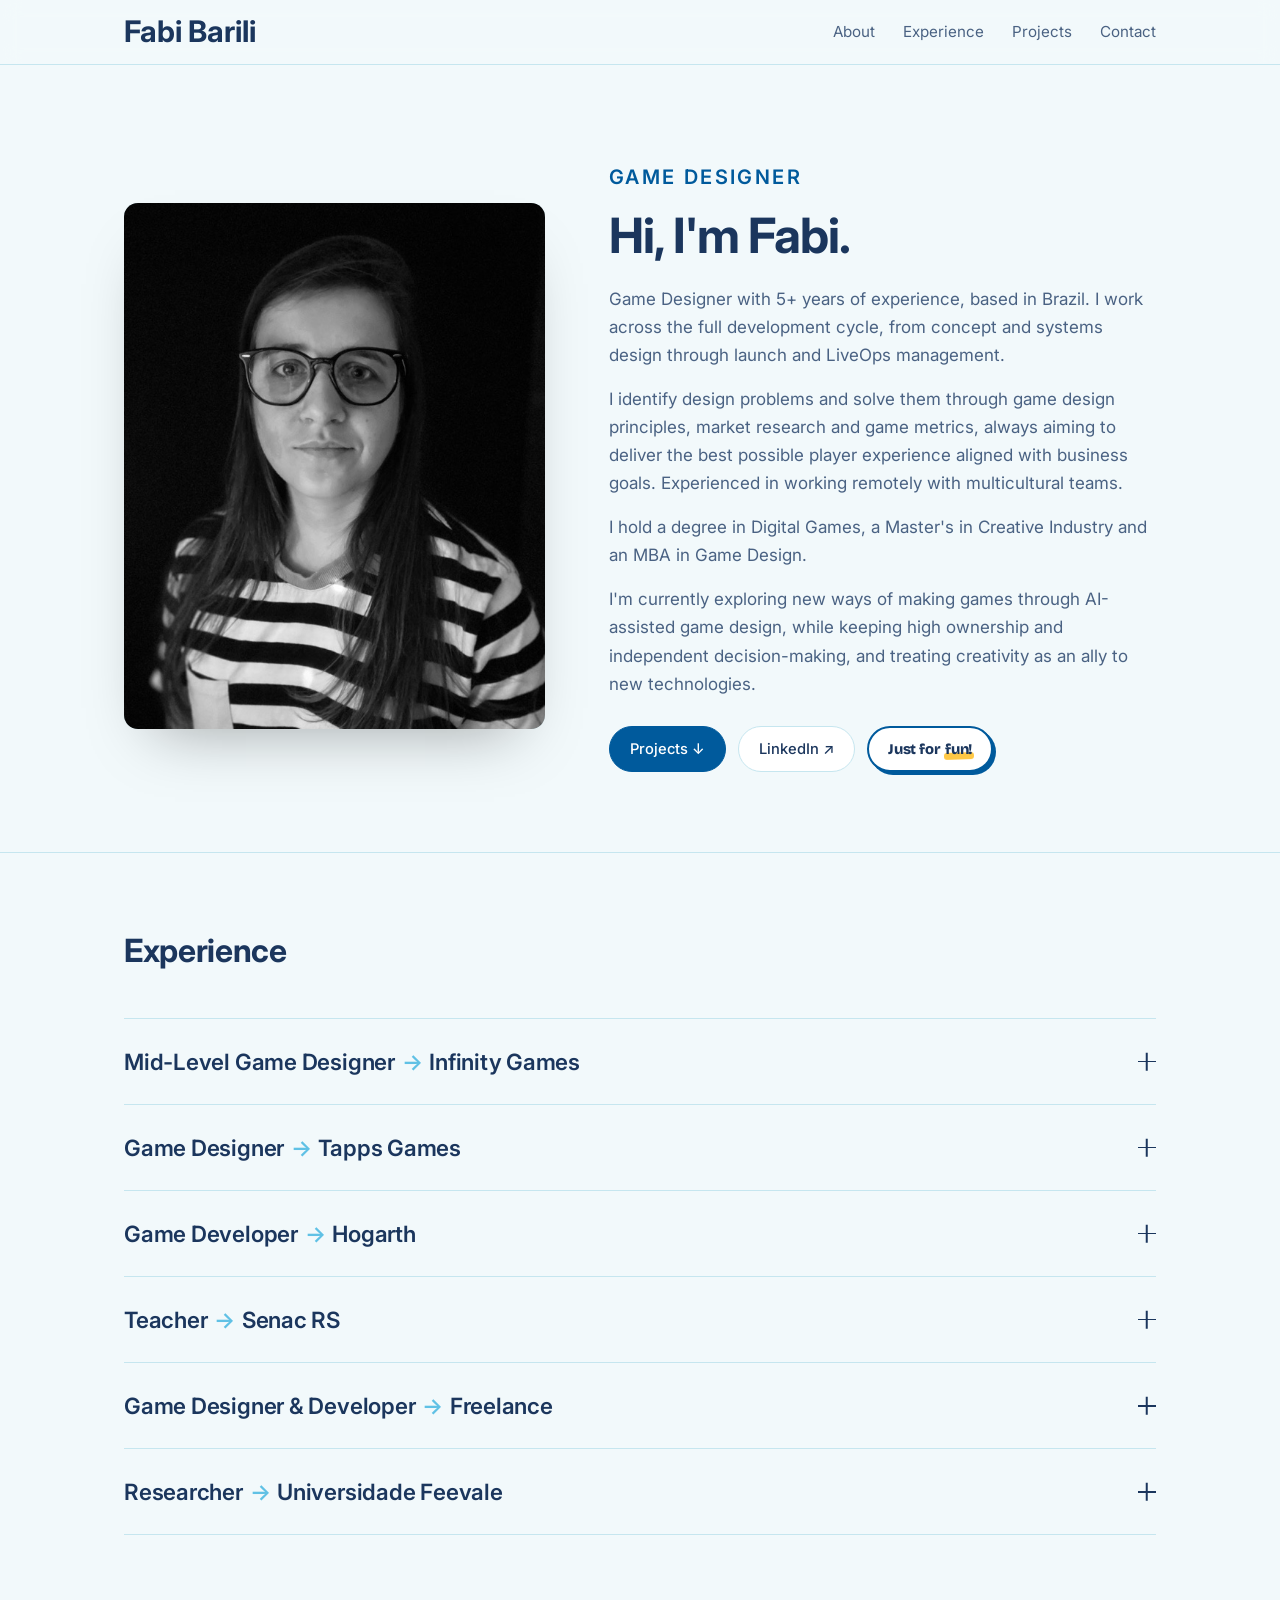
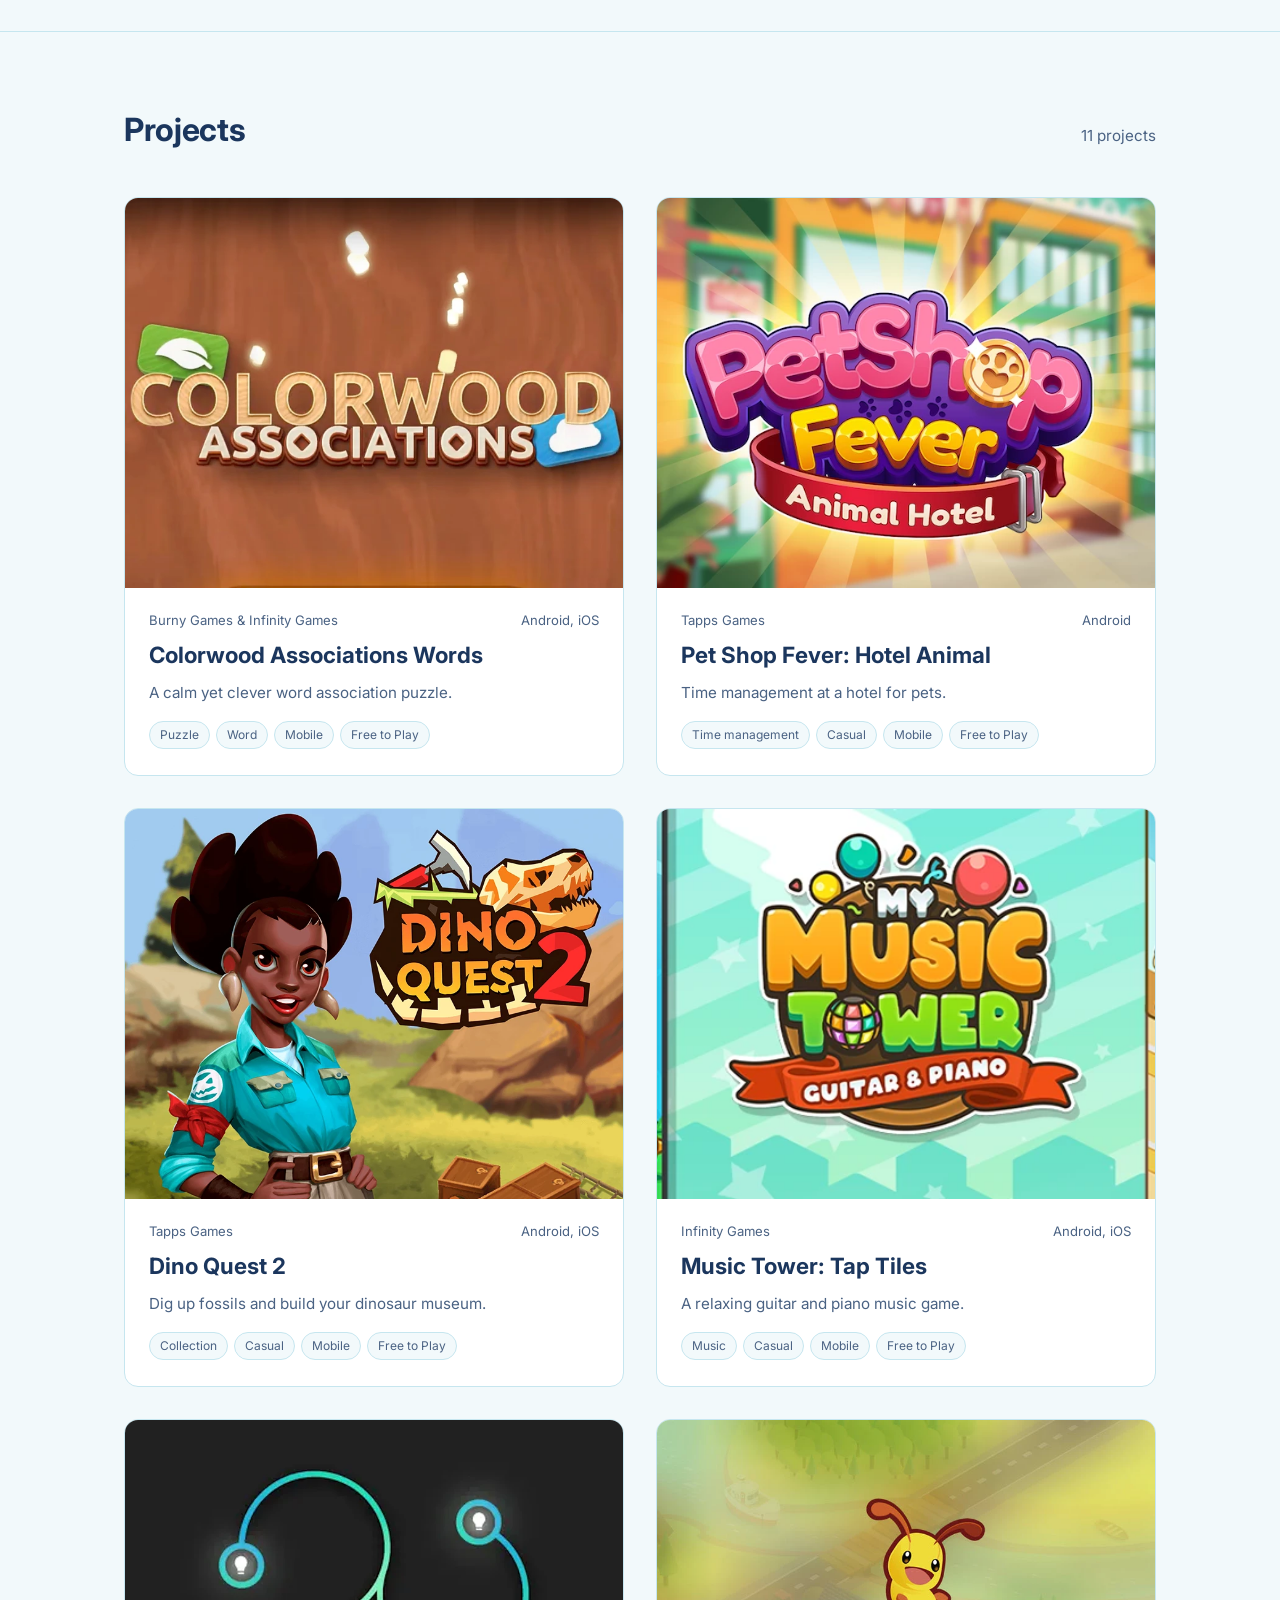
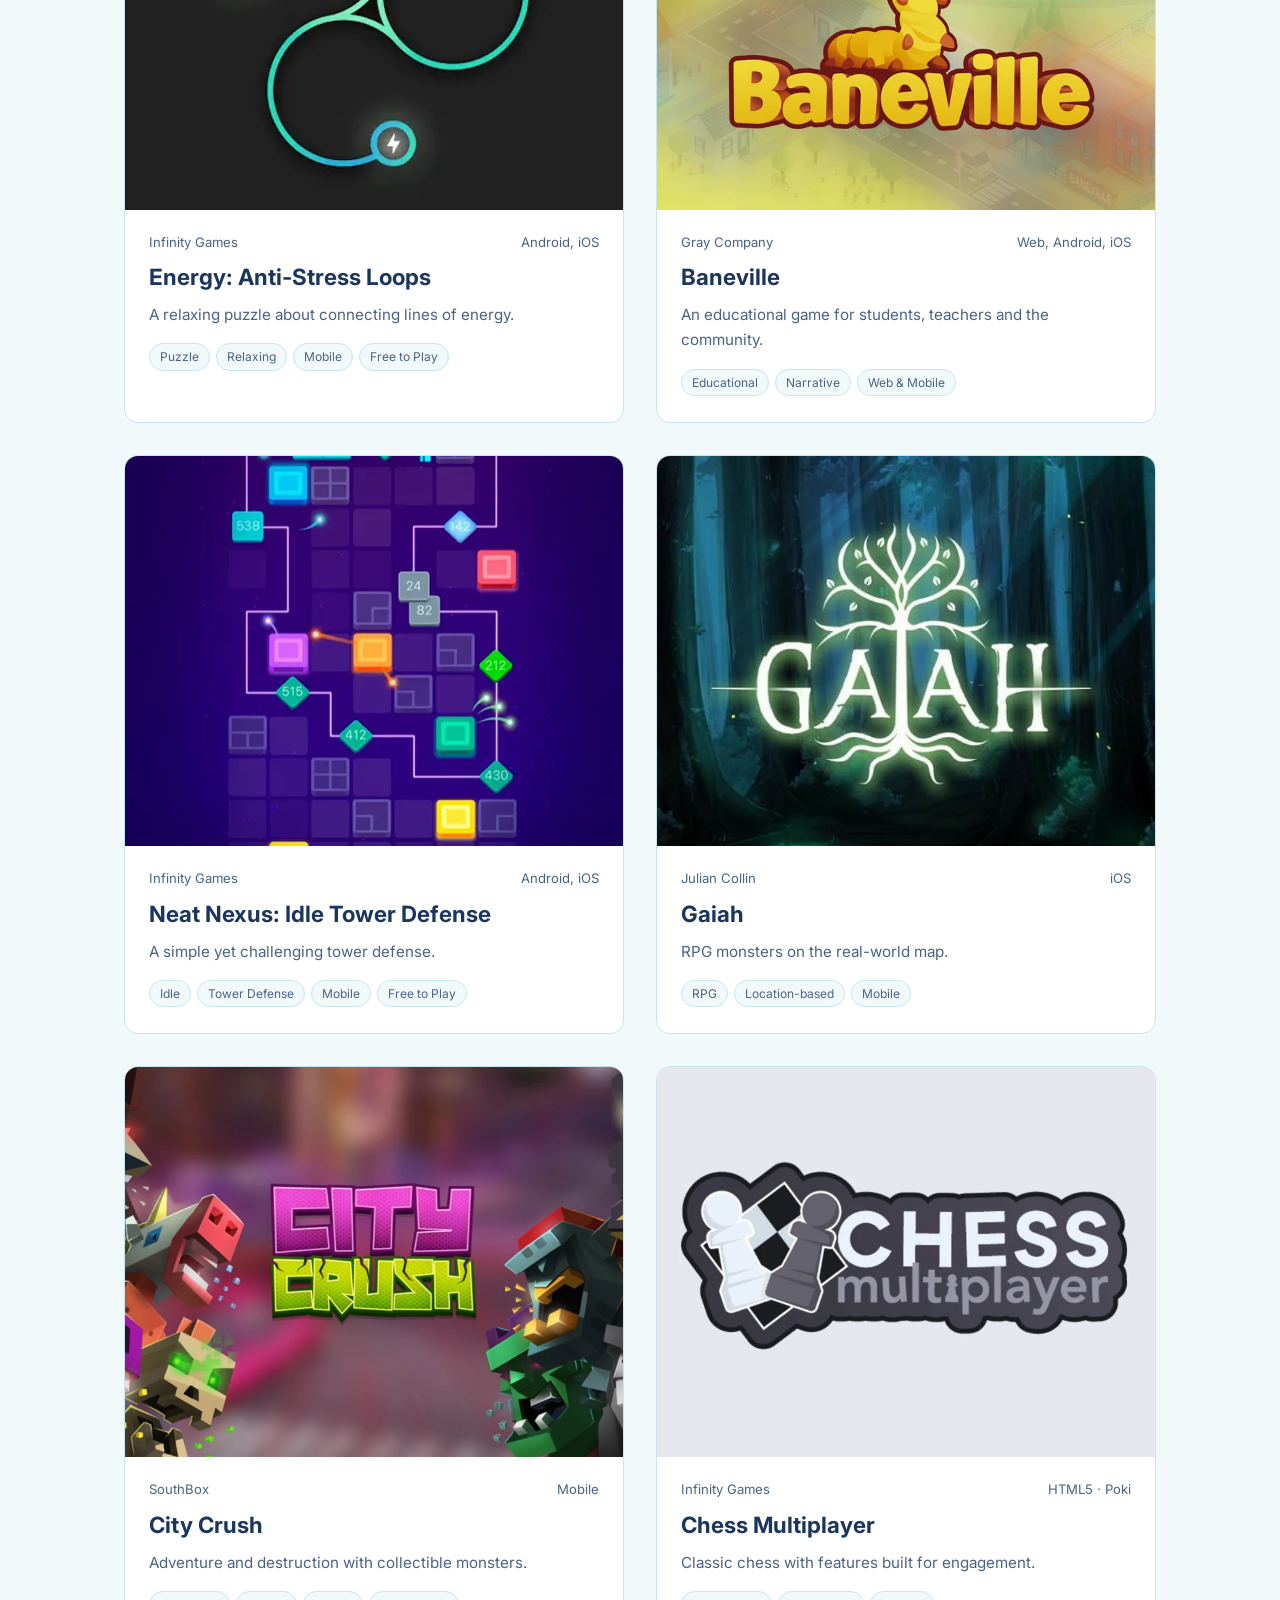
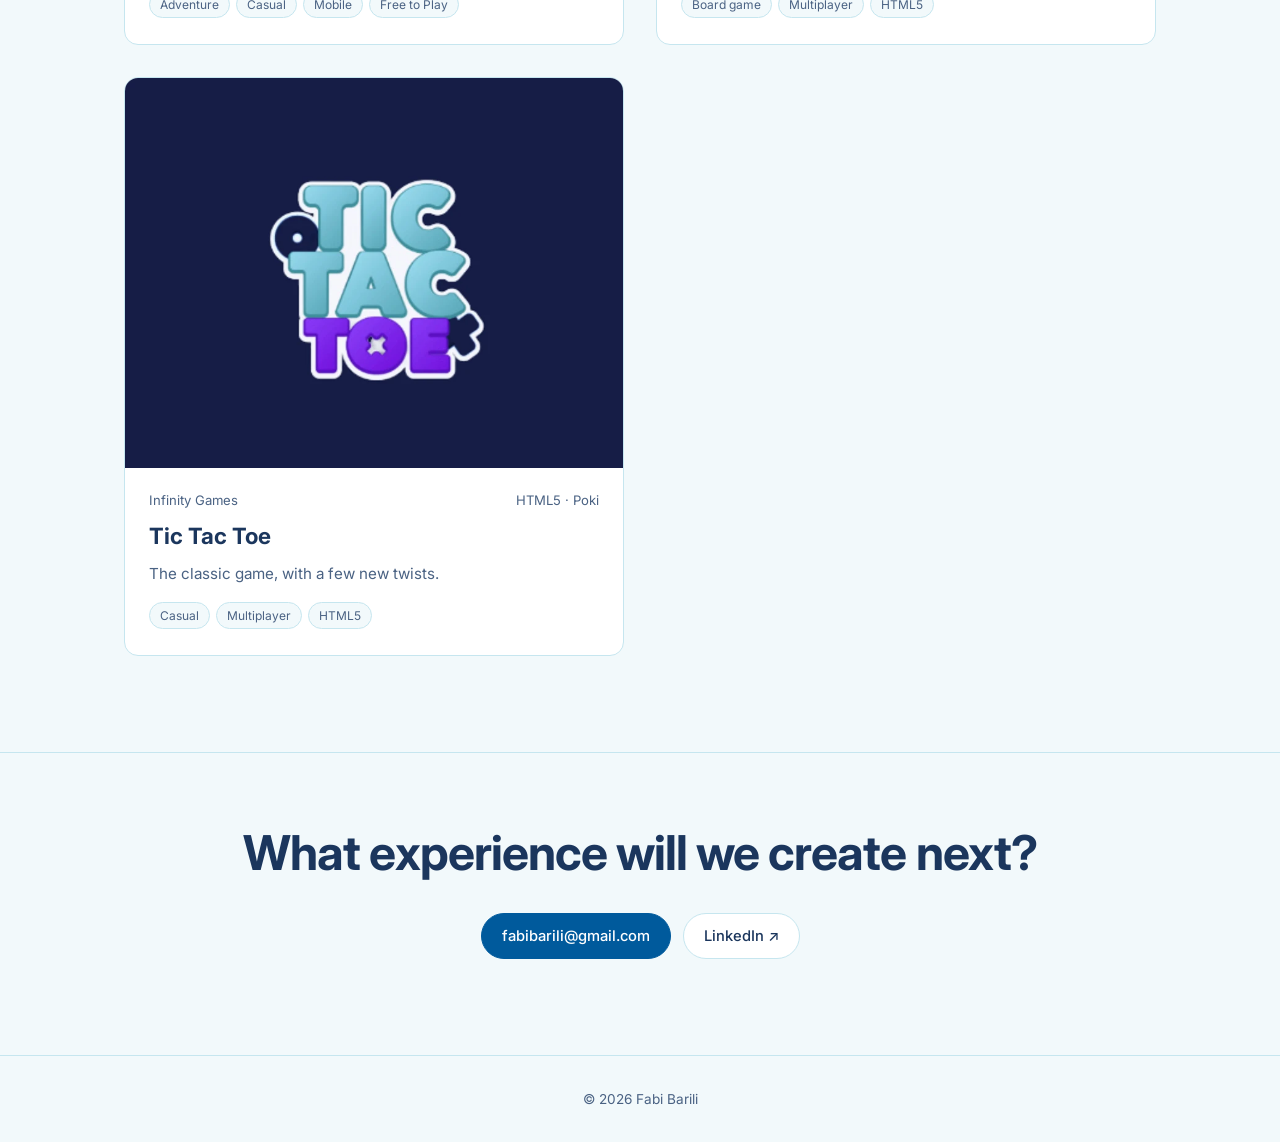
<file: index.html>
<!doctype html>
<html lang="en">
<head>
  <meta charset="utf-8" />
  <meta name="viewport" content="width=device-width, initial-scale=1" />
  <link rel="icon" href="data:image/svg+xml,<svg xmlns=%22http://www.w3.org/2000/svg%22 viewBox=%220 0 100 100%22><text y=%22.9em%22 font-size=%2290%22>👩‍💻</text></svg>" />
  <title>Fabi Barili - Game Designer</title>
  <script src="/js/analytics.js" async></script>
  <meta name="description" content="Fabi Barili is a remote Mid-Level Game Designer with 5+ years in mobile games and free-to-play (F2P): systems design, economy, LiveOps, level design and game metrics. Portfolio of casual, puzzle and idle games." />
  <meta name="keywords" content="game design, game designer, mobile, mobile games, games, game, design, remote work, remote game designer, free to play, freetoplay, f2p, f2p games, casual games, hypercasual, puzzle games, idle games, mobile game designer, systems design, game economy, monetization, LiveOps, level design, game balancing, game metrics, KPIs, player experience, UX, game analytics, Unity, AI-assisted game design, game design portfolio, game designer portfolio, Brazil, Fabi Barili, Fabiane Barili, designer de jogos, jogos mobile, jogos digitais, trabalho remoto" />
  <meta name="author" content="Fabi Barili" />
  <meta name="robots" content="index, follow" />
  <link rel="canonical" href="https://fabibarili.com/" />

  <!-- Open Graph / redes sociais -->
  <meta property="og:type" content="website" />
  <meta property="og:site_name" content="Fabi Barili - Game Designer" />
  <meta property="og:title" content="Fabi Barili - Game Designer" />
  <meta property="og:description" content="Remote Game Designer with 5+ years in mobile and free-to-play (F2P) games: systems design, economy, LiveOps and game metrics." />
  <meta property="og:url" content="https://fabibarili.com/" />
  <meta property="og:image" content="https://fabibarili.com/assets/foto.jpg" />
  <meta property="og:locale" content="en_US" />
  <meta property="og:locale:alternate" content="pt_BR" />
  <meta name="twitter:card" content="summary_large_image" />
  <meta name="twitter:title" content="Fabi Barili - Game Designer" />
  <meta name="twitter:description" content="Remote Game Designer with 5+ years in mobile and free-to-play (F2P) games: systems design, economy, LiveOps and game metrics." />
  <meta name="twitter:image" content="https://fabibarili.com/assets/foto.jpg" />

  <!-- Dados estruturados (Google) -->
  <script type="application/ld+json">
  {
    "@context": "https://schema.org",
    "@type": "ProfilePage",
    "url": "https://fabibarili.com/",
    "name": "Fabi Barili - Game Designer",
    "mainEntity": {
      "@type": "Person",
      "name": "Fabi Barili",
      "alternateName": "Fabiane Barili",
      "jobTitle": "Mid-Level Game Designer",
      "image": "https://fabibarili.com/assets/foto.jpg",
      "url": "https://fabibarili.com/",
      "sameAs": ["https://www.linkedin.com/in/fabibarili/", "https://www.behance.net/fabibarili"],
      "address": { "@type": "PostalAddress", "addressCountry": "BR" },
      "knowsAbout": ["Game Design", "Mobile Games", "Free-to-Play (F2P)", "Systems Design", "Game Economy", "Monetization", "LiveOps", "Level Design", "Game Metrics", "Player Experience", "Unity", "AI-assisted Game Design", "Remote Work"],
      "worksFor": { "@type": "Organization", "name": "Infinity Games" }
    }
  }
  </script>
  <link rel="preconnect" href="https://fonts.googleapis.com" />
  <link rel="preconnect" href="https://fonts.gstatic.com" crossorigin />
  <link href="https://fonts.googleapis.com/css2?family=Inter:wght@400;500;600;700&family=Bricolage+Grotesque:opsz,wght@12..96,800&display=swap" rel="stylesheet" />
  <link rel="stylesheet" href="css/style.css?v=9" />
</head>
<body>
  <header class="site-header">
    <div class="container">
      <a href="index.html" class="logo" data-name></a>
      <div class="header-right">
        <nav class="nav">
          <a href="#sobre" data-i18n="navAbout">About</a>
          <a href="#experiencia" data-i18n="navExperience">Experience</a>
          <a href="#projetos" data-i18n="navGames">Projects</a>
          <a href="#contato" data-i18n="navContact">Contact</a>
          <a href="fun.html" class="nav-fun" data-i18n="navFun" hidden>Just for fun!</a>
        </nav>
        <!-- Só no celular: aparece aqui quando o botão do topo sai da tela -->
        <a href="fun.html" class="btn btn-fun header-fun">Just for <span class="hl">fun!</span></a>
        <div class="lang-switch" role="group" aria-label="Idioma / Language">
          <button type="button" data-lang="en" aria-pressed="true">EN</button>
          <button type="button" data-lang="pt" aria-pressed="false">PT</button>
        </div>
      </div>
    </div>
  </header>

  <main>
    <section class="hero" id="sobre">
      <div class="container">
        <div class="photo reveal">
          <img id="photo" alt="Foto" />
        </div>
        <div class="reveal">
          <span class="eyebrow" data-role></span>
          <h1><span data-i18n="hello">Hi, I'm</span> <span data-short-name></span>.</h1>
          <div id="bio"></div>
          <div class="hero-links">
            <a href="#projetos" class="btn primary" data-i18n="seeGames">Projects ↓</a>
            <span id="hero-links" style="display:contents"></span>
            <a href="fun.html" class="btn btn-fun">Just for <span class="hl">fun!</span></a>
            <!-- CV desativado por enquanto:
            <a id="cv" class="btn" download="Fabi-Barili-CV.pdf" data-i18n="downloadCv">Download CV ↓</a>
            -->
          </div>
        </div>
      </div>
    </section>

    <section class="section" id="experiencia">
      <div class="container">
        <div class="section-head">
          <h2 data-i18n="experience">Experience</h2>
        </div>
        <ol class="exp-accordion" id="experience"></ol>
      </div>
    </section>

    <section class="section" id="projetos">
      <div class="container">
        <div class="section-head">
          <h2 data-i18n="games">Projects</h2>
          <span id="games-count"></span>
        </div>
        <div class="games" id="games"></div>
      </div>
    </section>

    <section class="section contact" id="contato">
      <div class="container">
        <h2 class="contact-title" data-i18n="contactTitle">What experience will we create next?</h2>
        <div class="hero-links">
          <a id="email" class="btn primary"></a>
          <span id="contact-links" style="display:contents"></span>
        </div>
      </div>
    </section>
  </main>

  <footer class="site-footer">
    <div class="container">© <span id="year"></span> <span data-name></span></div>
  </footer>

  <script src="js/games.js"></script>
  <script src="js/main.js?v=7"></script>
</body>
</html>
</file>
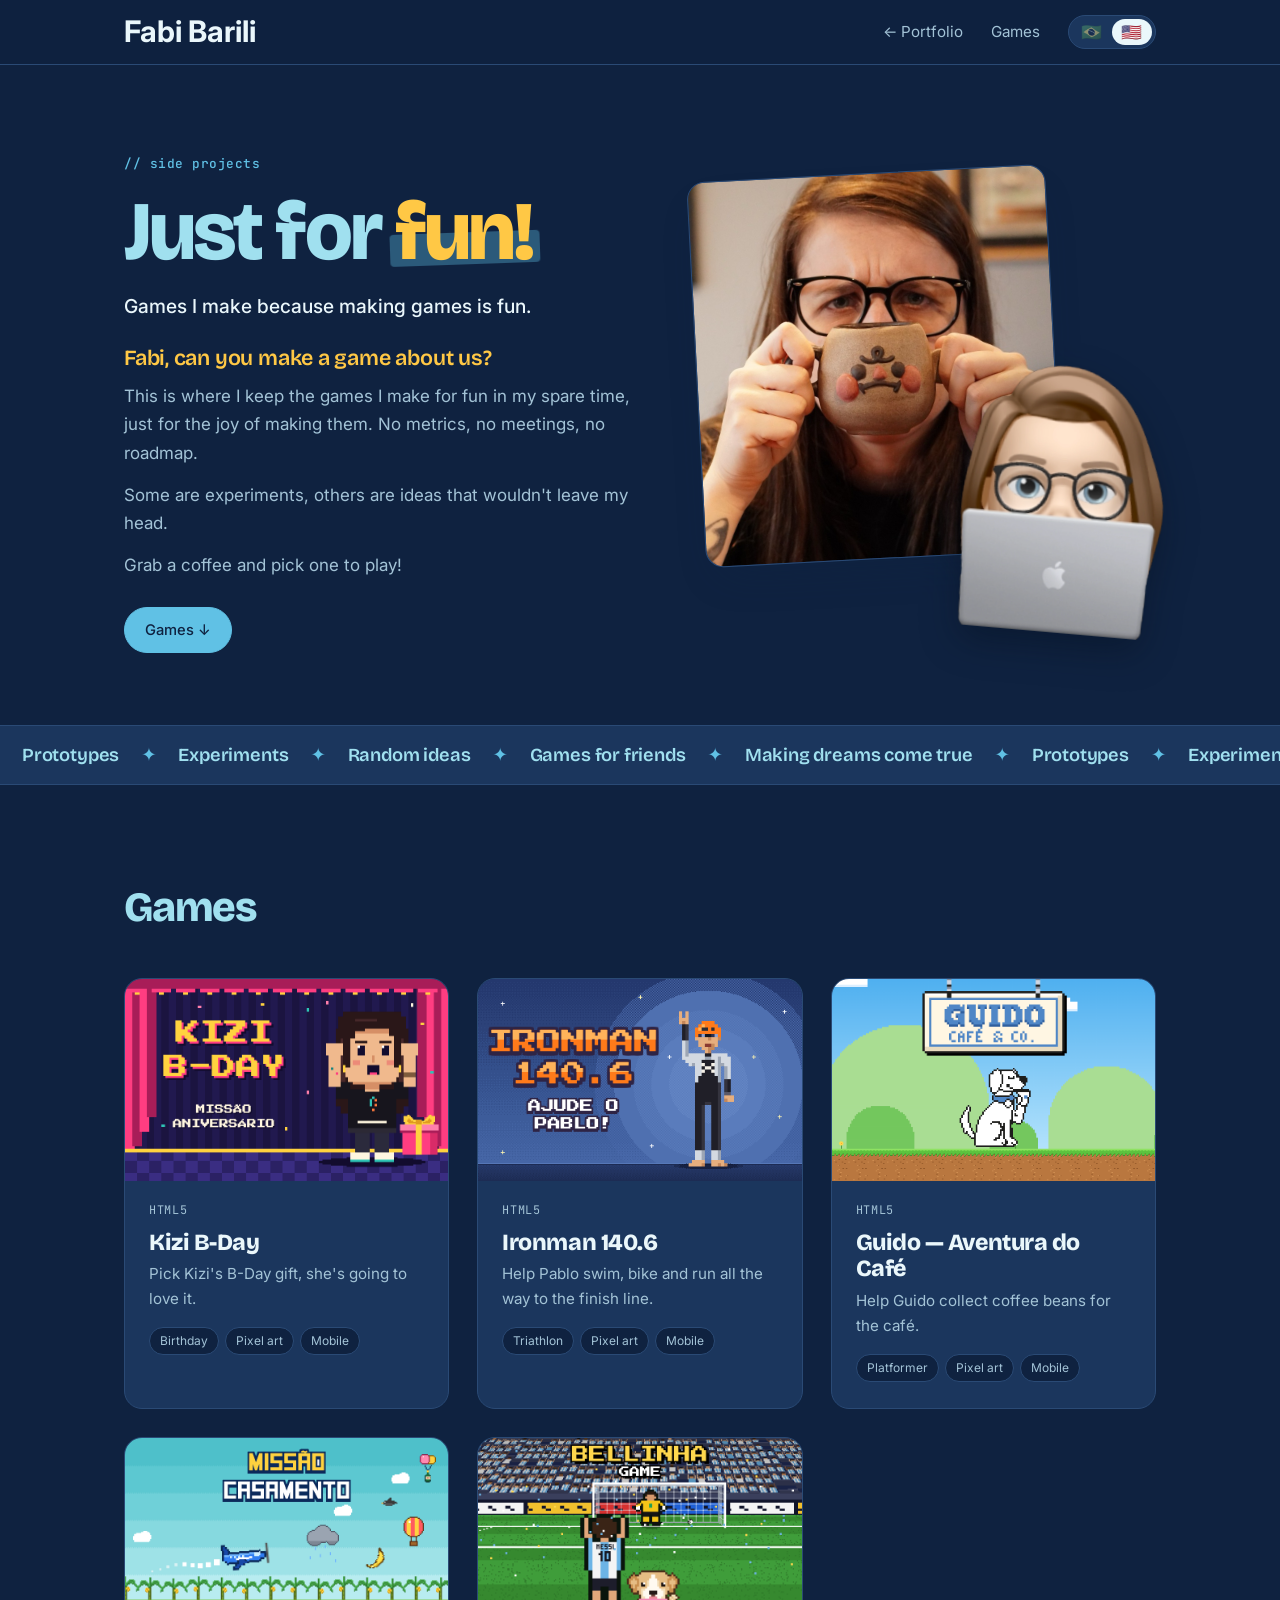
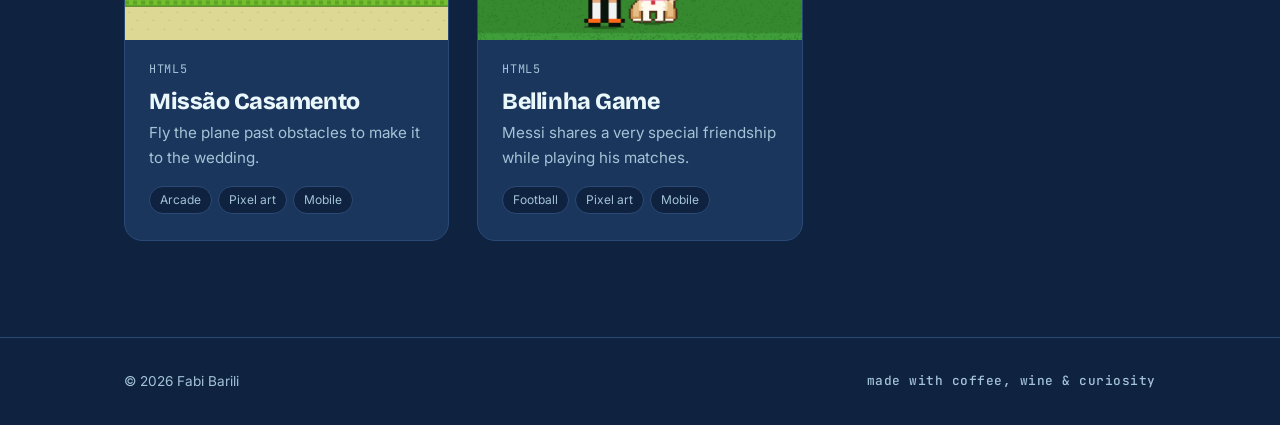
<file: fun.html>
<!doctype html>
<html lang="en">
<head>
  <meta charset="utf-8" />
  <meta name="viewport" content="width=device-width, initial-scale=1" />
  <link rel="icon" href="data:image/svg+xml,<svg xmlns=%22http://www.w3.org/2000/svg%22 viewBox=%220 0 100 100%22><text y=%22.9em%22 font-size=%2290%22>🎮</text></svg>" />
  <title>Just for fun! - Fabi Barili</title>
  <script src="/js/analytics.js" async></script>
  <meta name="description" content="Games Fabi Barili makes for fun as a hobby: small experiments, game jams and side projects you can play right in the browser." />
  <meta name="author" content="Fabi Barili" />
  <meta name="robots" content="index, follow" />
  <link rel="canonical" href="https://fabibarili.com/fun.html" />
  <meta property="og:type" content="website" />
  <meta property="og:site_name" content="Fabi Barili - Game Designer" />
  <meta property="og:title" content="Just for fun! - Fabi Barili" />
  <meta property="og:description" content="Games I make for fun as a hobby. Pick one and play!" />
  <meta property="og:url" content="https://fabibarili.com/fun.html" />
  <meta property="og:image" content="https://fabibarili.com/assets/foto.jpg" />
  <link rel="preconnect" href="https://fonts.googleapis.com" />
  <link rel="preconnect" href="https://fonts.gstatic.com" crossorigin />
  <link href="https://fonts.googleapis.com/css2?family=Inter:wght@400;500;600;700&family=Bricolage+Grotesque:opsz,wght@12..96,600;12..96,800&family=JetBrains+Mono:wght@500&display=swap" rel="stylesheet" />
  <link rel="stylesheet" href="css/style.css?v=2" />
  <link rel="stylesheet" href="css/fun.css?v=10" />
</head>
<body class="fun-page fun-inverted">
  <header class="site-header">
    <div class="container">
      <a href="index.html" class="logo">Fabi Barili</a>
      <div class="header-right">
        <nav class="nav">
          <a href="index.html" data-i18n="navPortfolio">← Portfolio</a>
          <a href="#jogos" data-i18n="navGames">Games</a>
        </nav>
        <div class="lang-switch" role="group" aria-label="Idioma / Language">
          <button type="button" data-lang="pt" aria-pressed="false" aria-label="Português" title="Português"><span aria-hidden="true">🇧🇷</span></button>
          <button type="button" data-lang="en" aria-pressed="true" aria-label="English" title="English"><span aria-hidden="true">🇺🇸</span></button>
        </div>
      </div>
    </div>
  </header>

  <main>
    <section class="fun-hero">
      <div class="container">
        <div class="fun-intro">
          <span class="mono-label" data-i18n="label">// side projects</span>
          <h1 class="fun-title">Just for <span class="hl">fun!</span></h1>
          <p class="fun-lead" data-i18n="subtitle">Games I make because making games is fun.</p>
          <div class="fun-text" id="intro"></div>
          <a href="#jogos" class="btn primary" data-i18n="cta">Games ↓</a>
        </div>
        <div class="collage" id="photos"></div>
      </div>
    </section>

    <div class="ticker" aria-hidden="true">
      <div class="ticker-track" id="ticker"></div>
    </div>

    <section class="fun-section" id="jogos">
      <div class="container">
        <div class="fun-head">
          <h2 data-i18n="gamesTitle">Games</h2>
        </div>
        <div class="fun-games" id="games"></div>
      </div>
    </section>
  </main>

  <footer class="site-footer">
    <div class="container fun-footer">
      <span>© <span id="year"></span> Fabi Barili</span>
      <span class="mono-label" data-i18n="footer">made with coffee, wine &amp; curiosity</span>
    </div>
  </footer>

  <script src="js/fun-data.js?v=14"></script>
  <script src="js/fun.js?v=13"></script>
</body>
</html>
</file>
<file: css/style.css>
:root {
  /* Paleta: colorhunt.co/palette/1b365d005a9c60c1e5a0e0ef
     #1B365D títulos/texto · #005A9C destaque · #60C1E5 detalhes · #A0E0EF tons claros */
  --bg: #f2f9fb;
  --surface: #ffffff;
  --text: #1b365d;
  --muted: #4a6283;
  --line: #c6e6ef;
  --heading: #1b365d;
  --accent: #005a9c;       /* botão principal, play, foco, textos de destaque */
  --accent-soft: #60c1e5;  /* marcadores e setas */
  --on-accent: #ffffff;
  --radius: 14px;
  --max: 1080px;
  --font: "Inter", system-ui, -apple-system, "Segoe UI", sans-serif;
}

@media (prefers-color-scheme: dark) {
  :root {
    --bg: #0f2240;
    --surface: #1b365d;
    --text: #eaf7fb;
    --muted: #a3c3d6;
    --line: #2a4a75;
    --heading: #a0e0ef;
    --accent: #60c1e5;
    --accent-soft: #60c1e5;
    --on-accent: #0f2240;
  }
}

* { box-sizing: border-box; margin: 0; padding: 0; }

html { scroll-behavior: smooth; }

body {
  background: var(--bg);
  color: var(--text);
  font-family: var(--font);
  font-size: 17px;
  line-height: 1.65;
  -webkit-font-smoothing: antialiased;
}

[hidden] { display: none !important; }
img { max-width: 100%; display: block; }
a { color: inherit; }

.container {
  max-width: var(--max);
  margin: 0 auto;
  padding: 0 24px;
}

/* ---------- Header ---------- */
.site-header {
  position: sticky;
  top: 0;
  z-index: 10;
  background: color-mix(in srgb, var(--bg) 85%, transparent);
  backdrop-filter: blur(10px);
  border-bottom: 1px solid var(--line);
}
.site-header .container {
  display: flex;
  align-items: center;
  justify-content: space-between;
  height: 64px;
}
.logo {
  font-weight: 700;
  font-size: 1.86rem;
  text-decoration: none;
}
.nav { display: flex; gap: 28px; }
.nav a {
  text-decoration: none;
  color: var(--muted);
  font-size: 0.95rem;
  transition: color 0.2s;
}
.nav a:hover { color: var(--text); }

/* ---------- Hero / Bio ---------- */
.hero {
  padding: 96px 0 80px;
}
.hero .container {
  display: grid;
  grid-template-columns: 1fr 1.3fr;
  gap: 64px;
  align-items: center;
}
.eyebrow {
  display: inline-block;
  font-size: 1.248rem;
  font-weight: 600;
  letter-spacing: 0.12em;
  text-transform: uppercase;
  color: var(--accent);
  margin-bottom: 16px;
}
.hero h1 {
  font-size: clamp(1.92rem, 4vw, 3.04rem);
  line-height: 1.05;
  letter-spacing: -0.02em;
  margin-bottom: 24px;
}
.hero p { color: var(--muted); margin-bottom: 16px; max-width: 54ch; }
.hero-links {
  display: flex;
  flex-wrap: wrap;
  gap: 12px;
  margin-top: 28px;
}
.btn {
  display: inline-flex;
  align-items: center;
  gap: 8px;
  padding: 10px 20px;
  border-radius: 999px;
  border: 1px solid var(--line);
  background: var(--surface);
  text-decoration: none;
  font-size: 0.92rem;
  font-weight: 500;
  transition: transform 0.15s, border-color 0.2s;
}
.btn:hover { transform: translateY(-2px); border-color: var(--text); }
.btn.primary {
  background: var(--accent);
  color: var(--on-accent);
  border-color: var(--accent);
}

.photo {
  aspect-ratio: 4 / 5;
  border-radius: var(--radius);
  overflow: hidden;
  background: var(--line);
  box-shadow: 0 30px 60px -30px rgba(0, 0, 0, 0.35);
}
.photo img { width: 100%; height: 100%; object-fit: cover; }

/* ---------- Games grid ---------- */
.section { padding: 72px 0 96px; border-top: 1px solid var(--line); }
.section-head {
  display: flex;
  align-items: baseline;
  justify-content: space-between;
  margin-bottom: 40px;
}
.section-head h2 {
  font-size: 2rem;
  letter-spacing: -0.01em;
}
.section-head span { color: var(--muted); font-size: 0.95rem; }

.games {
  display: grid;
  grid-template-columns: repeat(2, 1fr);
  gap: 32px;
}
.card {
  display: block;
  text-decoration: none;
  border-radius: var(--radius);
  background: var(--surface);
  border: 1px solid var(--line);
  overflow: hidden;
  transition: transform 0.25s ease, box-shadow 0.25s ease;
}
.card:hover {
  transform: translateY(-6px);
  box-shadow: 0 24px 48px -24px rgba(0, 0, 0, 0.3);
}
.cover {
  aspect-ratio: 808 / 632;
  overflow: hidden;
  position: relative;
}
.cover img {
  width: 100%;
  height: 100%;
  object-fit: cover;
  transition: transform 0.5s ease;
}
.card:hover .cover img { transform: scale(1.05); }
.card-body { padding: 22px 24px 26px; }
.card-meta {
  display: flex;
  justify-content: space-between;
  font-size: 0.82rem;
  color: var(--muted);
  margin-bottom: 6px;
}
.card h3 {
  font-size: 1.4rem;
  margin-bottom: 6px;
}
.card p { color: var(--muted); font-size: 0.95rem; }
.tags { display: flex; flex-wrap: wrap; gap: 6px; margin-top: 16px; }
.tag {
  font-size: 0.75rem;
  padding: 3px 10px;
  border-radius: 999px;
  background: var(--bg);
  border: 1px solid var(--line);
  color: var(--muted);
}

/* ---------- Contact / Footer ---------- */
.contact { text-align: center; }
.contact-title {
  font-size: clamp(2rem, 4.5vw, 3rem);
  line-height: 1.15;
  letter-spacing: -0.02em;
  margin-bottom: 32px;
}
.contact p { color: var(--muted); margin-bottom: 28px; }
.contact .hero-links { justify-content: center; }

.site-footer {
  padding: 32px 0;
  border-top: 1px solid var(--line);
  color: var(--muted);
  font-size: 0.85rem;
  text-align: center;
}

/* ---------- Game page ---------- */
.back {
  display: inline-flex;
  align-items: center;
  gap: 6px;
  margin: 40px 0 24px;
  color: var(--muted);
  text-decoration: none;
  font-size: 0.92rem;
}
.back:hover { color: var(--text); }

/* Banner padrão de todos os projetos: formato largo (1272 × 448).
   A imagem preenche o quadro; use heroPosition no games.js para escolher o recorte. */
.game-hero {
  border-radius: var(--radius);
  overflow: hidden;
  aspect-ratio: 1272 / 448;
  width: 100%;
  margin-bottom: 48px;
}
.game-hero img { width: 100%; height: 100%; object-fit: cover; }

.game-layout {
  display: grid;
  grid-template-columns: 1fr 280px;
  gap: 64px;
  padding-bottom: 96px;
}
.game-title {
  font-size: clamp(2.2rem, 5vw, 3.4rem);
  line-height: 1.05;
  letter-spacing: -0.02em;
  margin-bottom: 12px;
}
.game-tagline {
  font-size: 1.15rem;
  color: var(--muted);
  margin-bottom: 40px;
}
.game-section { margin-bottom: 36px; }
/* Mesmo tamanho de texto para parágrafos e listas da página do projeto */
.game-section h2 {
  font-size: 1.25rem;
  line-height: 1.3;
  margin-bottom: 12px;
}
.game-section p,
.game-section ul {
  color: var(--muted);
  font-size: 1rem;
  line-height: 1.65;
}

.facts {
  position: sticky;
  top: 96px;
  align-self: start;
  border: 1px solid var(--line);
  border-radius: var(--radius);
  background: var(--surface);
  padding: 24px;
}
.facts dl { display: grid; gap: 16px; }
.facts dt {
  font-size: 0.75rem;
  text-transform: uppercase;
  letter-spacing: 0.1em;
  color: var(--muted);
}
.facts dd { font-weight: 500; font-size: 0.95rem; line-height: 1.5; }

/* Selos das lojas */
/* Os selos não esticam: ficam com a largura do maior deles */
.store-links { display: grid; grid-template-columns: max-content; justify-content: start; gap: 10px; margin-top: 24px; }
.store-links .btn { justify-content: center; }
.store-badge {
  display: flex;
  align-items: center;
  gap: 9px;
  padding: 6px 12px 6px 10px;
  border-radius: 8px;
  background: #000;
  color: #fff;
  border: 1px solid #3a3a3c;
  text-decoration: none;
  line-height: 1.1;
  transition: transform 0.15s, border-color 0.2s;
}
.store-badge:hover { transform: translateY(-2px); border-color: #8e8e93; }
.store-badge svg { width: 20px; height: 20px; flex: none; fill: currentColor; }
.store-badge span { display: flex; flex-direction: column; font-size: 0.95rem; font-weight: 600; letter-spacing: -0.01em; }
.store-badge small { font-size: 0.62rem; font-weight: 500; letter-spacing: 0.02em; opacity: 0.85; margin-bottom: 2px; }

/* Ferramentas (seção depois das Responsabilidades) */
.tool-tags { display: flex; flex-wrap: wrap; gap: 8px; }
.tool-tag {
  font-size: 0.9rem;
  padding: 4px 12px;
  border-radius: 999px;
  color: var(--muted);
  background: var(--surface);
  border: 1px solid var(--line);
}

.game-nav {
  display: flex;
  justify-content: space-between;
  gap: 16px;
  padding: 32px 0 64px;
  border-top: 1px solid var(--line);
}
.game-nav a {
  text-decoration: none;
  color: var(--muted);
  font-size: 0.92rem;
}
.game-nav a strong {
  display: block;
  color: var(--text);
  font-size: 1.15rem;
}
.game-nav a:last-child { text-align: right; margin-left: auto; }

.not-found { padding: 120px 0; text-align: center; }

/* ---------- Animations ---------- */
.reveal {
  opacity: 0;
  transform: translateY(16px);
  transition: opacity 0.6s ease, transform 0.6s ease;
}
.reveal.visible { opacity: 1; transform: none; }

@media (prefers-reduced-motion: reduce) {
  .reveal { opacity: 1; transform: none; transition: none; }
  * { transition: none !important; }
}

/* ---------- Responsive ---------- */
@media (max-width: 860px) {
  .hero { padding: 56px 0; }
  .hero .container { grid-template-columns: 1fr; gap: 40px; }
  .photo { max-width: 360px; order: -1; }
  .games { grid-template-columns: 1fr; }
  /* No mobile, o card de informações sobe para logo depois do título,
     antes de "About the game", e os itens ficam lado a lado */
  .game-layout { grid-template-columns: 1fr; gap: 0; }
  .game-layout > article { display: contents; }
  .game-title, .game-tagline { order: 0; }
  .game-tagline { margin-bottom: 28px; }
  .game-layout > article > :not(.game-title):not(.game-tagline) { order: 2; }
  .facts {
    order: 1;
    position: static;
    margin-bottom: 40px;
    padding: 18px;
  }
  /* Uma faixa horizontal: cada informação numa coluna, com divisórias finas */
  .facts dl {
    grid-auto-flow: column;
    grid-auto-columns: auto;
    gap: 0;
  }
  .facts dl > div {
    min-width: 0;
    padding: 0 12px;
    border-left: 1px solid var(--line);
  }
  .facts dl > div:first-child { padding-left: 0; border-left: 0; }
  .facts dl > div:last-child { padding-right: 0; }
  .facts dt { font-size: 0.68rem; margin-bottom: 4px; }
  .facts dd { font-size: 0.9rem; line-height: 1.4; overflow-wrap: break-word; }
  /* Com 4 ou mais itens, vira uma grade 2 × 2 */
  .facts dl:has(> div:nth-child(4)) {
    grid-auto-flow: row;
    grid-template-columns: 1fr 1fr;
    row-gap: 16px;
  }
  .facts dl:has(> div:nth-child(4)) > div:nth-child(odd) { padding-left: 0; border-left: 0; }
  .facts dl:has(> div:nth-child(4)) > div:nth-child(even) { padding-right: 0; }
  .store-links {
    display: flex;
    flex-wrap: wrap;
    gap: 10px;
    margin-top: 20px;
    padding-top: 20px;
    border-top: 1px solid var(--line);
  }
}
@media (max-width: 520px) {
  .container { padding: 0 16px; }
  .nav { gap: 18px; }
  .section-head { flex-direction: column; gap: 4px; }
}

/* ---------- Language switch ---------- */
.header-right { display: flex; align-items: center; gap: 28px; }
.lang-switch {
  display: inline-flex;
  padding: 3px;
  border: 1px solid var(--line);
  border-radius: 999px;
  background: var(--surface);
}
.lang-switch button {
  font: inherit;
  font-size: 0.75rem;
  font-weight: 600;
  letter-spacing: 0.05em;
  padding: 4px 10px;
  border: 0;
  border-radius: 999px;
  background: transparent;
  color: var(--muted);
  cursor: pointer;
  transition: background 0.2s, color 0.2s;
}
.lang-switch button:hover { color: var(--text); }
.lang-switch button[aria-pressed="true"] { background: var(--text); color: var(--bg); }
@media (max-width: 720px) {
  .header-right { gap: 14px; }
  .nav { gap: 14px; font-size: 0.88rem; }
}
@media (max-width: 560px) {
  .nav { display: none; }
}

/* ---------- Bullet lists ---------- */
.game-section ul {
  list-style: none;
  display: grid;
  gap: 10px;
}
.game-section li { position: relative; padding-left: 18px; }
.game-section li::before {
  content: "";
  position: absolute;
  left: 0;
  top: 0.65em;
  width: 6px;
  height: 6px;
  border-radius: 50%;
  background: var(--accent-soft);
}
.game-section p + ul { margin-top: 14px; }

/* ---------- Game video ---------- */
.video {
  aspect-ratio: 16 / 9;
  border-radius: 10px;
  overflow: hidden;
  background: var(--line);
}
.video iframe { width: 100%; height: 100%; border: 0; display: block; }
.video-play {
  all: unset;
  position: relative;
  display: block;
  width: 100%;
  height: 100%;
  cursor: pointer;
}
.video-play img { width: 100%; height: 100%; object-fit: cover; transition: transform 0.4s ease, filter 0.3s; }
.video-play:hover img { transform: scale(1.03); filter: brightness(0.85); }
.video-play:focus-visible { outline: 3px solid var(--accent); outline-offset: -3px; }
.play-icon {
  position: absolute;
  inset: 50% auto auto 50%;
  width: 72px;
  height: 72px;
  margin: -36px 0 0 -36px;
  border-radius: 50%;
  background: rgba(0, 0, 0, 0.7);
  backdrop-filter: blur(4px);
  transition: transform 0.2s, background 0.2s;
}
.play-icon::after {
  content: "";
  position: absolute;
  left: 29px;
  top: 22px;
  border-style: solid;
  border-width: 14px 0 14px 22px;
  border-color: transparent transparent transparent #fff;
}
.video-play:hover .play-icon { transform: scale(1.08); background: var(--accent); }


/* ---------- Experience (accordion) ---------- */
.exp-accordion { list-style: none; border-top: 1px solid var(--line); }
.exp-item { border-bottom: 1px solid var(--line); }
.exp-item h3 { font: inherit; }
.exp-trigger {
  all: unset;
  box-sizing: border-box;
  display: flex;
  align-items: center;
  justify-content: space-between;
  gap: 24px;
  width: 100%;
  padding: 28px 0;
  cursor: pointer;
  font-size: clamp(1.1rem, 2.2vw, 1.4rem);
  font-weight: 600;
  letter-spacing: -0.01em;
  line-height: 1.3;
  color: var(--text);
}
.exp-trigger:focus-visible { outline: 2px solid var(--accent); outline-offset: 4px; border-radius: 4px; }
.exp-arrow { color: var(--accent-soft); margin: 0 2px; }
.exp-company { transition: color 0.2s; }
.exp-trigger:hover .exp-company { text-decoration: underline; text-underline-offset: 4px; }

/* Ícone + que vira − */
.exp-icon { position: relative; flex: none; width: 18px; height: 18px; }
.exp-icon::before,
.exp-icon::after {
  content: "";
  position: absolute;
  left: 0;
  top: 50%;
  width: 100%;
  height: 1.5px;
  margin-top: -0.75px;
  background: currentColor;
  transition: transform 0.35s ease;
}
.exp-icon::after { transform: rotate(90deg); }
.exp-item.open .exp-icon::after { transform: rotate(0deg); }

/* Painel que abre com altura animada */
.exp-panel {
  display: grid;
  grid-template-rows: 0fr;
  transition: grid-template-rows 0.4s ease;
}
.exp-item.open .exp-panel { grid-template-rows: 1fr; }
.exp-panel-inner { overflow: hidden; }
.exp-body {
  padding: 0 42px 32px 0;
  max-width: 76ch;
  color: var(--muted);
  opacity: 0;
  transform: translateY(-6px);
  transition: opacity 0.3s ease, transform 0.3s ease;
}
.exp-item.open .exp-body { opacity: 1; transform: none; transition-delay: 0.1s; }
.exp-meta { margin-bottom: 14px; font-size: 0.95rem; }
.exp-meta strong { color: var(--text); }
.exp-body p + p { margin-top: 10px; }

.exp-list { list-style: none; display: grid; gap: 8px; }
.exp-list li { position: relative; padding-left: 18px; }
.exp-list li::before {
  content: "";
  position: absolute;
  left: 0;
  top: 0.7em;
  width: 6px;
  height: 6px;
  border-radius: 50%;
  background: var(--accent-soft);
}
.exp-body p + .exp-list { margin-top: 12px; }
@media (max-width: 520px) {
  .exp-trigger { padding: 22px 0; }
  .exp-body { padding-right: 0; }
}

/* ---------- Títulos ---------- */
.hero h1,
.section-head h2,
.contact-title,
.card h3,
.game-title,
.game-section h2,
.exp-trigger { color: var(--heading); }

/* Link para a página "Just for fun!" */
.nav a.nav-fun {
  font-weight: 600;
  color: var(--accent);
}
.nav a.nav-fun:hover { color: var(--text); }

/* Botão para a página "Just for fun!" (hero)
   Texto igual ao título da fun.html (fonte display + marca-texto em "fun!")
   e contorno grosso com sombra sólida no mesmo azul do "Game Designer" */
.btn.btn-fun {
  --fun-edge: var(--accent);
  gap: 0.28em; /* espaço normal entre "for" e "fun!" (o gap de 8px dos outros botões ficava largo) */
  font-family: "Bricolage Grotesque", var(--font);
  font-weight: 800;
  letter-spacing: -0.01em;
  border: 2px solid var(--fun-edge);
  padding: 9px 19px;
  box-shadow: 3px 3px 0 var(--fun-edge);
  transition: transform 0.15s, box-shadow 0.15s;
}
.btn.btn-fun:hover {
  transform: translate(-2px, -2px);
  border-color: var(--fun-edge);
  box-shadow: 5px 5px 0 var(--fun-edge);
}
.btn.btn-fun:active { transform: translate(1px, 1px); box-shadow: 1px 1px 0 var(--fun-edge); }
.btn.btn-fun:focus-visible { outline: 2px solid var(--accent); outline-offset: 3px; }
.btn-fun .hl {
  position: relative;
  display: inline-block;
  z-index: 0;
}
.btn-fun .hl::before { /* marca-texto, igual ao título da página */
  content: "";
  position: absolute;
  left: -0.08em; right: -0.1em;
  bottom: 0.08em;
  height: 0.45em;
  background: #ffc845;
  border-radius: 3px;
  transform: rotate(-2deg) scaleX(0);
  transform-origin: left;
  z-index: -1;
  animation: fun-mark 0.7s 0.8s cubic-bezier(.2,.8,.2,1) forwards;
}
@media (prefers-color-scheme: dark) {
  .btn-fun .hl { color: #ffc845; }
  .btn-fun .hl::before { background: var(--accent-soft); opacity: 0.35; }
}
@keyframes fun-mark { to { transform: rotate(-2deg) scaleX(1); } }

/* Cópia do botão no cabeçalho, só no celular: aparece quando o botão
   do topo da home sai da tela ao rolar (classe .show-fun no header) */
.header-fun { display: none; }
@media (max-width: 560px) {
  .header-fun {
    display: inline-flex;
    font-size: 0.82rem;
    padding: 6px 14px;
    box-shadow: 2px 2px 0 var(--fun-edge);
    visibility: hidden;
    opacity: 0;
    transform: translateY(-6px);
    transition: opacity 0.25s, transform 0.25s, visibility 0s 0.25s;
  }
  .site-header.show-fun .header-fun {
    visibility: visible;
    opacity: 1;
    transform: none;
    transition: opacity 0.25s, transform 0.25s;
  }
}
@media (prefers-reduced-motion: reduce) {
  .btn-fun .hl::before { animation: none; transform: rotate(-2deg); }
}
</file>
<file: css/fun.css>
/* ================================================================
   Página "Just for fun!" — mesma base do portfólio (css/style.css),
   com tipografia mais expressiva e alguns detalhes de movimento.
   ================================================================ */

.fun-page {
  --pop: #ffc845;            /* destaque quente, usado com moderação */
  --pop-ink: #1b365d;
  --display: "Bricolage Grotesque", var(--font);
  --mono: "JetBrains Mono", ui-monospace, monospace;
  overflow-x: hidden;
}

.mono-label {
  font-family: var(--mono);
  font-size: 0.8rem;
  font-weight: 500;
  letter-spacing: 0.04em;
  color: var(--muted);
}

/* ---------- Hero ---------- */
.fun-hero { padding: 88px 0 72px; }
.fun-hero .container {
  display: grid;
  grid-template-columns: 1.1fr 1fr;
  gap: 64px;
  align-items: center;
}
.fun-intro .mono-label { display: block; color: var(--accent); margin-bottom: 18px; }

.fun-title {
  font-family: var(--display);
  font-weight: 800;
  font-size: clamp(2.8rem, 7vw, 5.2rem);
  line-height: 0.95;
  letter-spacing: -0.035em;
  color: var(--heading);
  margin-bottom: 20px;
}
.fun-title .hl {
  position: relative;
  display: inline-block;
  z-index: 0;
}
.fun-title .hl::before { /* marca-texto */
  content: "";
  position: absolute;
  left: -0.06em; right: -0.08em;
  bottom: 0.06em;
  height: 0.38em;
  background: var(--pop);
  border-radius: 4px;
  transform: rotate(-2deg) scaleX(0);
  transform-origin: left;
  z-index: -1;
  animation: mark 0.7s 0.3s cubic-bezier(.2,.8,.2,1) forwards;
}
@media (prefers-color-scheme: dark) {
  .fun-title .hl { color: var(--pop); }
  .fun-title .hl::before { background: var(--accent-soft); opacity: 0.35; }
}
@keyframes mark { to { transform: rotate(-2deg) scaleX(1); } }

.fun-lead {
  font-size: 1.2rem;
  font-weight: 500;
  color: var(--text);
  margin-bottom: 18px;
}
.fun-text p { color: var(--muted); max-width: 52ch; margin-bottom: 14px; }
.fun-intro .btn { margin-top: 14px; }

/* ---------- Colagem de fotos ---------- */
.collage {
  position: relative;
  aspect-ratio: 1 / 1;
  max-width: 460px;
  width: 100%;
  justify-self: center;
}
.collage figure {
  position: absolute;
  margin: 0;
  border-radius: 18px;
  overflow: hidden;
  background: var(--surface);
  border: 1px solid var(--line);
  box-shadow: 0 20px 40px -18px rgba(15, 34, 64, 0.35);
  transition: transform 0.35s cubic-bezier(.2,.8,.2,1), box-shadow 0.35s;
}
.collage figure:hover {
  transform: rotate(0deg) translateY(-6px) scale(1.03);
  box-shadow: 0 28px 50px -18px rgba(15, 34, 64, 0.45);
  z-index: 5;
}
.collage img { width: 100%; height: 100%; object-fit: cover; }
.collage figcaption {
  position: absolute;
  left: 12px; top: 12px;
  font-family: var(--mono);
  font-size: 0.72rem;
  padding: 4px 9px;
  border-radius: 999px;
  background: rgba(15, 34, 64, 0.72);
  color: #fff;
  backdrop-filter: blur(4px);
}
/* Posições: 1 foto grande + 2 menores sobrepostas */
.collage .p0 { inset: 0 18% 22% 0; transform: rotate(-3deg); z-index: 2; }
.collage .p1 { width: 52%; aspect-ratio: 4 / 5; right: 0; top: 14%; transform: rotate(4deg); z-index: 3; }
.collage .p2 { width: 44%; aspect-ratio: 1; left: 14%; bottom: 0; transform: rotate(2deg); z-index: 4; }
.collage.count-1 .p0 { inset: 0; transform: rotate(-2deg); }
.collage.count-2 .p0 { inset: 0 22% 16% 0; }
.collage.count-2 .p1 { width: 44%; aspect-ratio: auto; top: auto; right: -2%; bottom: 0; transform: rotate(5deg); }

.collage .is-empty {
  display: grid;
  place-items: center;
  border-style: dashed;
  background:
    repeating-linear-gradient(-45deg, transparent 0 10px, color-mix(in srgb, var(--accent-soft) 14%, transparent) 10px 20px),
    var(--surface);
  color: var(--muted);
  box-shadow: none;
}
.collage .is-empty svg { width: 32px; height: 32px; opacity: 0.6; }

/* ---------- Faixa rolando ---------- */
.ticker {
  overflow: hidden;
  border-block: 1px solid var(--line);
  background: var(--surface);
  padding: 14px 0;
}
.ticker-track {
  display: flex;
  width: max-content;
  animation: ticker 40s linear infinite;
}
.ticker-track span {
  font-family: var(--display);
  font-weight: 600;
  font-size: 1.15rem;
  letter-spacing: -0.01em;
  color: var(--heading);
  padding: 0 22px;
  white-space: nowrap;
}
.ticker-track span:nth-child(even) { color: var(--accent-soft); padding: 0; }
@keyframes ticker { to { transform: translateX(-50%); } }

/* ---------- Jogos ---------- */
.fun-section { padding: 88px 0 96px; }
.fun-head {
  display: flex;
  align-items: baseline;
  justify-content: space-between;
  gap: 16px;
  margin-bottom: 36px;
}
.fun-head h2 {
  font-family: var(--display);
  font-weight: 800;
  font-size: clamp(1.9rem, 4vw, 2.6rem);
  letter-spacing: -0.03em;
  color: var(--heading);
}

.fun-games {
  display: grid;
  grid-template-columns: repeat(auto-fill, minmax(300px, 1fr));
  gap: 28px;
  perspective: 1200px;
}
.fun-card {
  position: relative;
  display: flex;
  flex-direction: column;
  text-decoration: none;
  color: inherit;
  background: var(--surface);
  border: 1px solid var(--line);
  border-radius: 18px;
  overflow: hidden;
  transition: box-shadow 0.3s, border-color 0.3s;
}
a.fun-card:hover {
  border-color: var(--accent-soft);
  box-shadow: 0 24px 48px -22px rgba(15, 34, 64, 0.45);
}
a.fun-card:focus-visible { outline: 2px solid var(--accent); outline-offset: 4px; }

.fun-cover {
  position: relative;
  aspect-ratio: 16 / 10;
  overflow: hidden;
}
.fun-cover img { width: 100%; height: 100%; object-fit: cover; }

.fun-play {
  position: absolute;
  right: 14px; bottom: 14px;
  display: inline-flex;
  align-items: center;
  gap: 8px;
  font-weight: 600;
  font-size: 0.9rem;
  padding: 8px 16px;
  border-radius: 999px;
  background: var(--pop);
  color: var(--pop-ink);
  box-shadow: 0 8px 18px -8px rgba(15, 34, 64, 0.5);
  opacity: 0;
  transform: translateY(10px);
  transition: opacity 0.25s, transform 0.25s;
}
a.fun-card:hover .fun-play,
a.fun-card:focus-visible .fun-play { opacity: 1; transform: none; }
@media (hover: none) { .fun-play { opacity: 1; transform: none; } }

/* Jogo ainda bloqueado: tag "Em breve" por cima da capa */
.fun-card.is-soon { cursor: default; }
.fun-card.is-soon .fun-cover img { filter: grayscale(0.55) brightness(0.8); }
.fun-card.is-soon .fun-cover::after {
  content: "";
  position: absolute;
  inset: 0;
  background: rgba(15, 34, 64, 0.35);
}
.fun-tape {
  position: absolute;
  top: 50%; left: 50%;
  z-index: 1;
  display: flex;
  gap: 18px;
  justify-content: center;
  width: 160%;
  padding: 9px 0;
  font-family: var(--display);
  font-weight: 800;
  font-size: 1rem;
  letter-spacing: 0.12em;
  text-transform: uppercase;
  white-space: nowrap;
  overflow: hidden;
  color: #111;
  background:
    repeating-linear-gradient(-45deg, #111 0 10px, #ffd400 10px 20px) top / 100% 7px no-repeat,
    repeating-linear-gradient(-45deg, #111 0 10px, #ffd400 10px 20px) bottom / 100% 7px no-repeat,
    #ffd400;
  box-shadow: 0 6px 14px -6px rgba(0, 0, 0, 0.6);
}
.fun-tape span { padding-top: 4px; padding-bottom: 2px; }
.fun-tape span::after { content: "✕"; margin-left: 18px; }
.fun-tape.t1 { transform: translate(-50%, -50%) rotate(-14deg); }
.fun-tape.t2 { transform: translate(-50%, -50%) rotate(10deg); filter: brightness(0.93); }

.fun-body { padding: 20px 24px 26px; }
.fun-meta {
  display: flex;
  justify-content: space-between;
  font-family: var(--mono);
  font-size: 0.74rem;
  text-transform: uppercase;
  letter-spacing: 0.06em;
  color: var(--muted);
  margin-bottom: 8px;
}
.fun-card h3 {
  font-family: var(--display);
  font-weight: 800;
  font-size: 1.45rem;
  letter-spacing: -0.02em;
  line-height: 1.15;
  margin-bottom: 6px;
}
.fun-card p { color: var(--muted); font-size: 0.95rem; }

/* Seletor de idioma com bandeiras */
.fun-page .lang-switch button {
  font-size: 1.05rem;
  line-height: 1;
  padding: 5px 9px;
  opacity: 0.55;
  filter: grayscale(0.6);
  transition: background 0.2s, opacity 0.2s, filter 0.2s;
}
.fun-page .lang-switch button:hover { opacity: 0.9; filter: none; }
.fun-page .lang-switch button[aria-pressed="true"] { opacity: 1; filter: none; }

/* ---------- Rodapé ---------- */
.fun-footer { display: flex; justify-content: space-between; flex-wrap: wrap; gap: 8px; }

/* ---------- Responsivo / movimento ---------- */
@media (max-width: 860px) {
  .fun-hero { padding: 56px 0 56px; }
  .fun-hero .container { grid-template-columns: 1fr; gap: 48px; }
  .collage { max-width: 380px; }
}
@media (max-width: 560px) {
  .fun-page .container { padding: 0 16px; }
  .fun-games { grid-template-columns: 1fr; }
  .fun-page .nav { display: flex; gap: 14px; }
  .fun-page .nav a[href="#jogos"] { display: none; }
  .fun-page .logo { font-size: 1.4rem; }
  .fun-section { padding: 64px 0 72px; }
}
@media (prefers-reduced-motion: reduce) {
  .ticker-track { animation: none; }
  .fun-title .hl::before { animation: none; transform: rotate(-2deg); }
  .fun-card, .collage figure { transition: none; }
}

/* ================================================================
   Cores invertidas (classe fun-inverted no body de fun.html)
   No modo claro do sistema usa a paleta escura, e vice-versa.
   ================================================================ */
.fun-inverted {
  --bg: #0f2240;
  --surface: #1b365d;
  --text: #eaf7fb;
  --muted: #a3c3d6;
  --line: #2a4a75;
  --heading: #a0e0ef;
  --accent: #60c1e5;
  --accent-soft: #60c1e5;
  --on-accent: #0f2240;
}
.fun-inverted .fun-title .hl { color: var(--pop); }
.fun-inverted .fun-title .hl::before { background: var(--accent-soft); opacity: 0.35; }

@media (prefers-color-scheme: dark) {
  .fun-inverted {
    --bg: #f2f9fb;
    --surface: #ffffff;
    --text: #1b365d;
    --muted: #4a6283;
    --line: #c6e6ef;
    --heading: #1b365d;
    --accent: #005a9c;
    --accent-soft: #60c1e5;
    --on-accent: #ffffff;
  }
  .fun-inverted .fun-title .hl { color: var(--heading); }
  .fun-inverted .fun-title .hl::before { background: var(--pop); opacity: 1; }
}

/* Foto recortada (PNG sem fundo): sem moldura, só uma sombra no contorno */
.collage figure.is-cutout,
.collage figure.is-cutout:hover {
  background: transparent;
  border: 0;
  border-radius: 0;
  box-shadow: none;
  overflow: visible;
}
.collage figure.is-cutout img {
  object-fit: contain;
  filter: drop-shadow(0 14px 18px rgba(5, 15, 31, 0.45));
}

/* Frase em destaque acima da descrição */
.fun-text p.fun-quote {
  font-family: var(--display);
  font-weight: 600;
  font-size: 1.35rem;
  letter-spacing: -0.01em;
  color: var(--pop);
  margin-bottom: 6px;
}
@media (prefers-color-scheme: dark) {
  .fun-inverted .fun-text p.fun-quote { color: var(--accent); }
}
</file>
